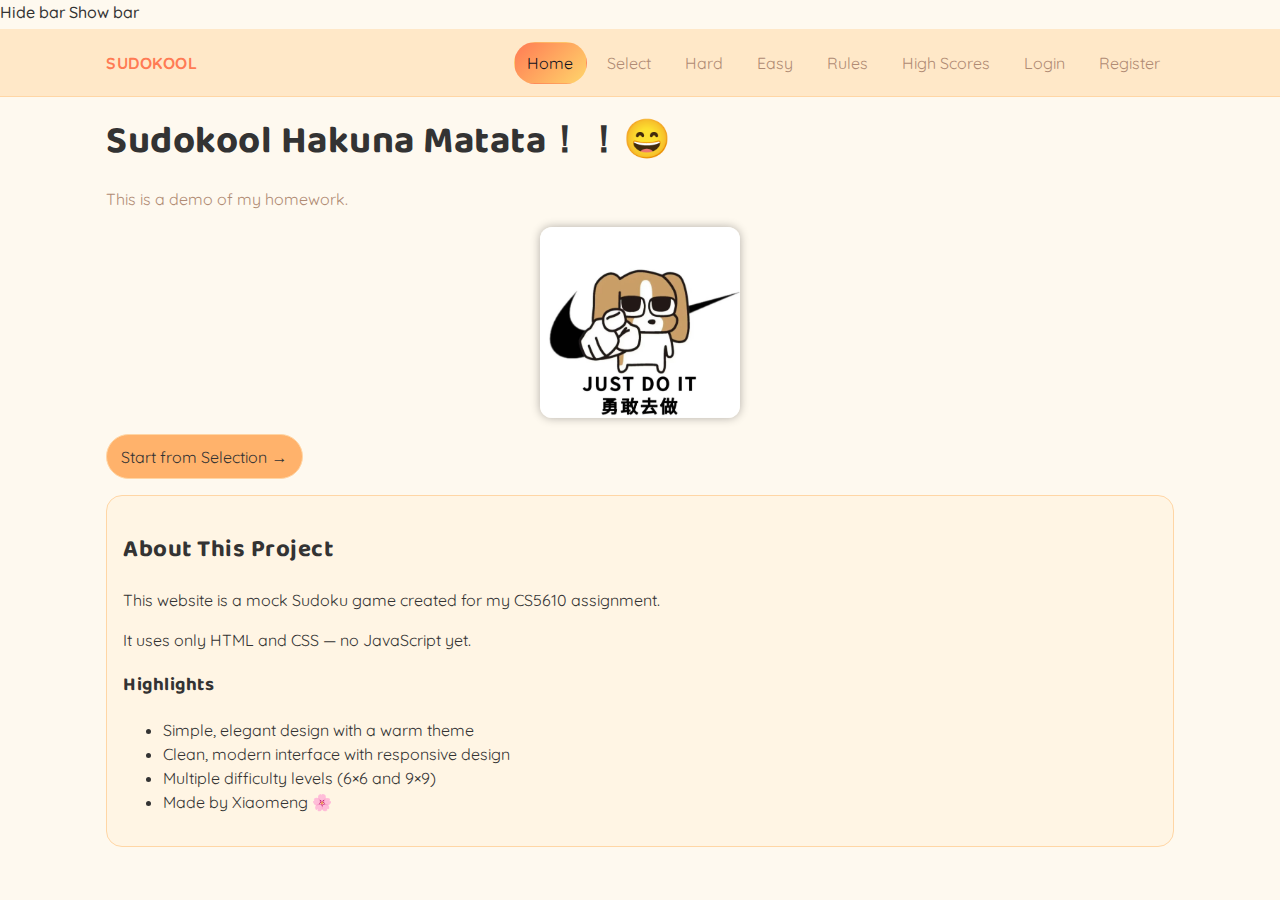
<file: index.html>
<!DOCTYPE html>
<html lang="en">
<head>
  <meta charset="UTF-8">
  <meta name="viewport" content="width=device-width, initial-scale=1">
  <title>Sudokool — Home</title>
  <link rel="stylesheet" href="css/common.css">
</head>
<body>

  <!-- Collapsible Navbar Toggle (No JS) -->
<input id="nav-compact" class="nav-compact-toggle" type="checkbox" hidden>

<label for="nav-compact" class="nav-toggle-btn" aria-label="Toggle navbar size">
  <span class="when-open">Hide bar</span>
  <span class="when-closed">Show bar</span>
</label>


  <!-- Navigation -->
  <header class="navbar">
    <div class="inner">
      <div class="brand">Sudokool</div>
      <nav class="nav">
        <a class="active" href="./">Home</a>
        <a href="selection/">Select</a>
        <a href="games/hard/">Hard</a>
        <a href="games/easy/">Easy</a>
        <a href="rules/">Rules</a>
        <a href="high-scores/">High Scores</a>
        <a href="login/">Login</a>
        <a href="register/">Register</a>
      </nav>
    </div>
  </header>

  <!-- Main Content -->
  <main class="container">
    <h1 class="h1">Sudokool Hakuna Matata！！😄</h1>
    <p class="muted">This is a demo of my homework.</p>
    
    <!-- Hero Image -->
    <div style="text-align: center; margin: 1rem 0;">
      <img 
        src="images/IMG_1318.png" 
        alt="Sudoku Grid Preview" 
        style="
          display: block; 
          margin: 1rem auto; 
          border-radius: 12px; 
          box-shadow: 0 0 10px rgba(0,0,0,0.3); 
          max-width: 200px;
        "
      >
    </div>

    <p>
      <a class="btn" href="selection/">Start from Selection →</a>
    </p>

    <div class="card" style="margin-top: 1rem">
      <h2>About This Project</h2>
      <p>This website is a mock Sudoku game created for my CS5610 assignment.</p>
      <p>It uses only HTML and CSS — no JavaScript yet.</p>
      
      <h3>Highlights</h3>
      <ul>
        <li>Simple, elegant design with a warm theme</li>
        <li>Clean, modern interface with responsive design</li>
        <li>Multiple difficulty levels (6×6 and 9×9)</li>
        <li>Made by Xiaomeng 🌸</li>
      </ul>
    </div>
  </main>
</body>
</html>
</file>
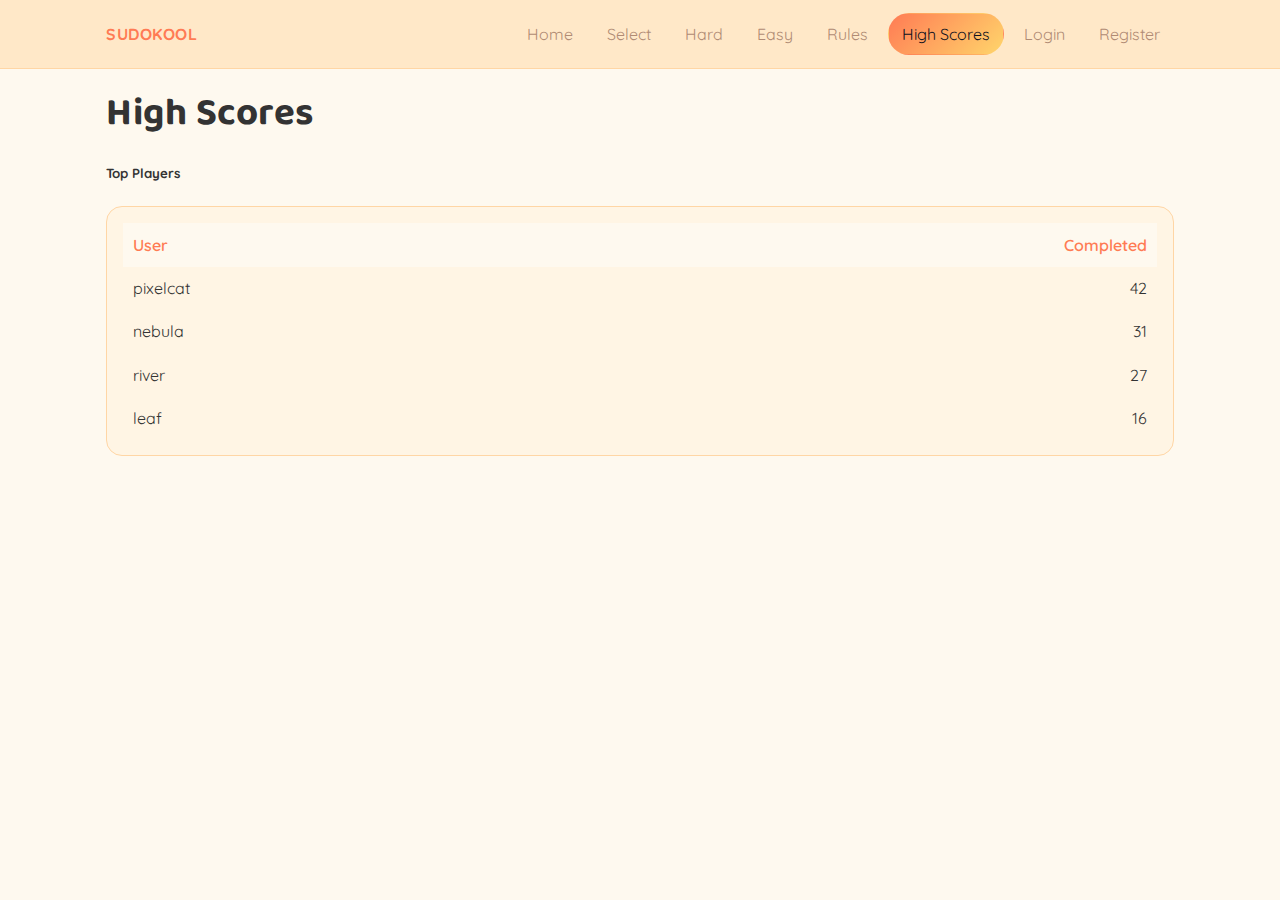
<file: high-scores/index.html>
<!DOCTYPE html>
<html lang="en">
<head>
  <meta charset="UTF-8">
  <meta name="viewport" content="width=device-width, initial-scale=1">
  <title>Sudokool — High Scores</title>
  <link rel="stylesheet" href="../css/common.css">
</head>
<body>
  <!-- Navigation -->
  <header class="navbar">
    <div class="inner">
      <div class="brand">Sudokool</div>
      <nav class="nav">
        <a href="../">Home</a>
        <a href="../selection/">Select</a>
        <a href="../games/hard/">Hard</a>
        <a href="../games/easy/">Easy</a>
        <a href="../rules/">Rules</a>
        <a class="active" href="./">High Scores</a>
        <a href="../login/">Login</a>
        <a href="../register/">Register</a>
      </nav>
    </div>
  </header>

  <!-- Main Content -->
  <main class="container">
    <h1 class="h1">High Scores</h1>
    <h5>Top Players</h5>
    
    <!-- Leaderboard Table -->
    <div class="card" style="overflow: auto">
      <table style="width: 100%; border-collapse: separate; border-spacing: 0">
        <thead>
          <tr>
            <th style="text-align: left; padding: 0.6rem">User</th>
            <th style="text-align: right; padding: 0.6rem">Completed</th>
          </tr>
        </thead>
        <tbody>
          <tr>
            <td style="padding: 0.6rem">pixelcat</td>
            <td style="text-align: right; padding: 0.6rem">42</td>
          </tr>
          <tr>
            <td style="padding: 0.6rem">nebula</td>
            <td style="text-align: right; padding: 0.6rem">31</td>
          </tr>
          <tr>
            <td style="padding: 0.6rem">river</td>
            <td style="text-align: right; padding: 0.6rem">27</td>
          </tr>
          <tr>
            <td style="padding: 0.6rem">leaf</td>
            <td style="text-align: right; padding: 0.6rem">16</td>
          </tr>
        </tbody>
      </table>
    </div>
  </main>
</body>
</html>
</file>
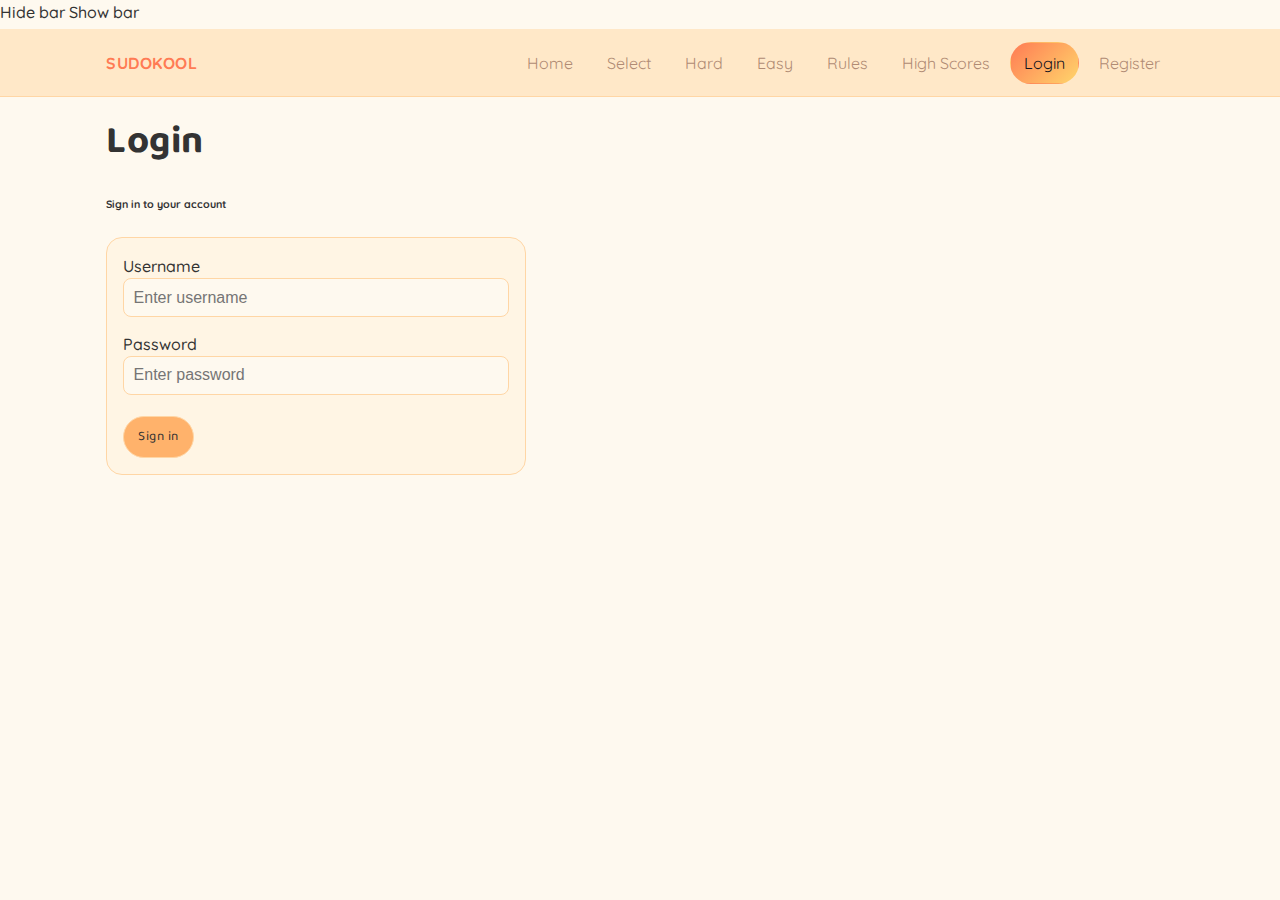
<file: login/index.html>
<!DOCTYPE html>
<html lang="en">
<head>
  <meta charset="UTF-8">
  <meta name="viewport" content="width=device-width, initial-scale=1">
  <title>Sudokool — Login</title>
  <link rel="stylesheet" href="../css/common.css">
</head>
<body>

  <!-- Collapsible Navbar Toggle (No JS) -->
<input id="nav-compact" class="nav-compact-toggle" type="checkbox" hidden>

<label for="nav-compact" class="nav-toggle-btn" aria-label="Toggle navbar size">
  <span class="when-open">Hide bar</span>
  <span class="when-closed">Show bar</span>
</label>


  <!-- Navigation -->
  <header class="navbar">
    <div class="inner">
      <div class="brand">Sudokool</div>
      <nav class="nav">
        <a href="../">Home</a>
        <a href="../selection/">Select</a>
        <a href="../games/hard/">Hard</a>
        <a href="../games/easy/">Easy</a>
        <a href="../rules/">Rules</a>
        <a href="../high-scores/">High Scores</a>
        <a class="active" href="./">Login</a>
        <a href="../register/">Register</a>
      </nav>
    </div>
  </header>

  <!-- Main Content -->
  <main class="container">
    <h1 class="h1">Login</h1>
    <h6>Sign in to your account</h6>
    
    <!-- Login Form -->
    <form class="card" style="max-width: 420px">
      <label>
        Username
        <input 
          class="input" 
          type="text" 
          placeholder="Enter username" 
          required 
        >
      </label>
      
      <div style="height: 0.6rem"></div>
      
      <label>
        Password
        <input 
          class="input" 
          type="password" 
          placeholder="Enter password" 
          required 
        >
      </label>
      
      <div style="height: 1rem"></div>
      
      <button class="btn" type="submit">Sign in</button>
    </form>
  </main>
</body>
</html>
</file>
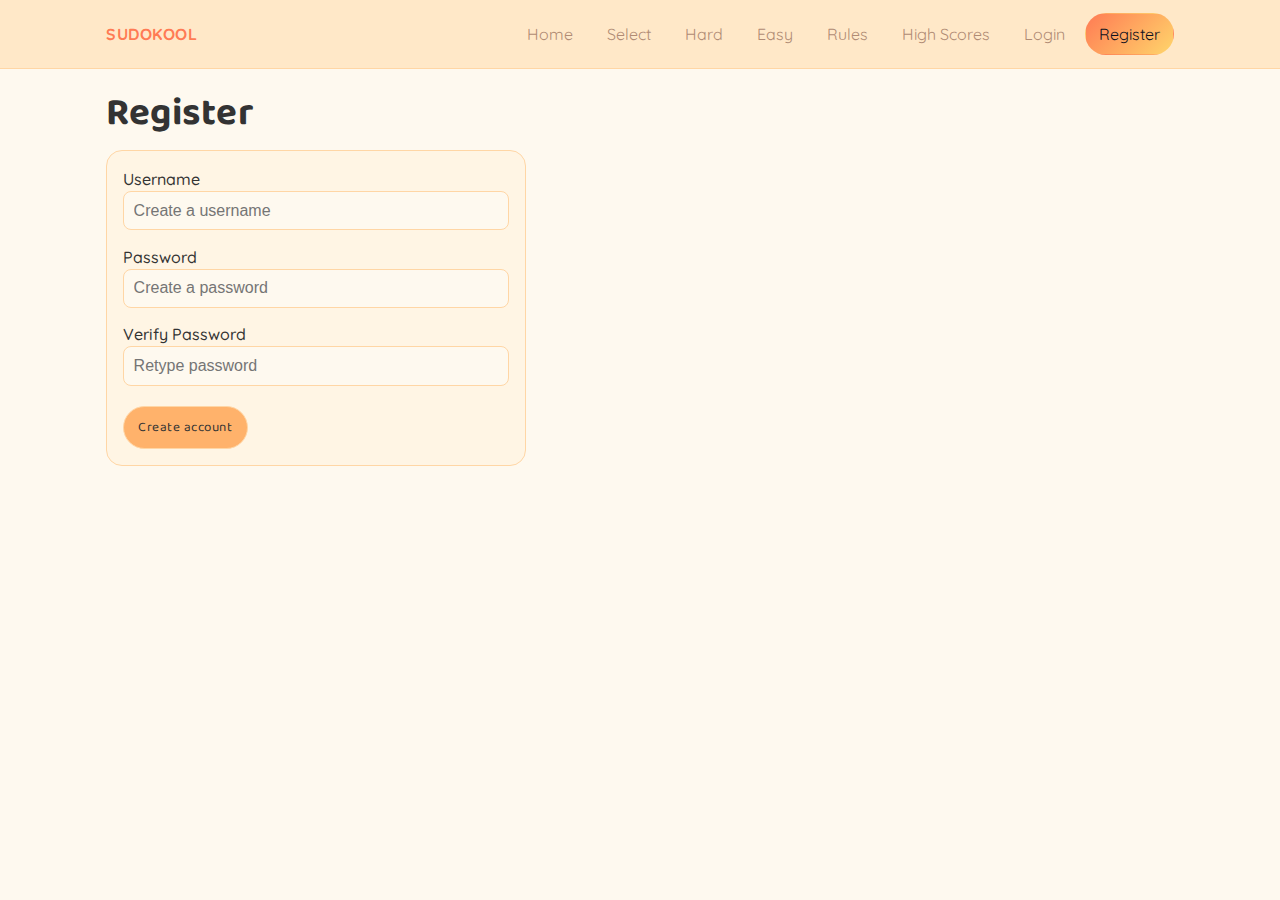
<file: register/index.html>
<!doctype html>
<html lang="en">
<head>
  <meta charset="UTF-8" />
  <meta name="viewport" content="width=device-width,initial-scale=1" />
  <title>Sudokool — Register</title>
  <link rel="stylesheet" href="../css/common.css" />
</head>
<body>
  <header class="navbar">
    <div class="inner">
      <div class="brand">Sudokool</div>
      <nav class="nav">
        <a href="../">Home</a>
        <a href="../selection/">Select</a>
        <a href="../games/hard/">Hard</a>
        <a href="../games/easy/">Easy</a>
        <a href="../rules/">Rules</a>
        <a href="../high-scores/">High Scores</a>
        <a href="../login/">Login</a>
        <a class="active" href="./">Register</a>
      </nav>
    </div>
  </header>

  <main class="container">
    <h1 class="h1">Register</h1>
    <form class="card" style="max-width:420px">
      <label>Username
        <input class="input" type="text" placeholder="Create a username" required />
      </label>
      <div style="height:.6rem"></div>
      <label>Password
        <input class="input" type="password" placeholder="Create a password" required />
      </label>
      <div style="height:.6rem"></div>
      <label>Verify Password
        <input class="input" type="password" placeholder="Retype password" required />
      </label>
      <div style="height:1rem"></div>
      <button class="btn" type="submit">Create account</button>
    </form>
  </main>
</body>
</html>
</file>
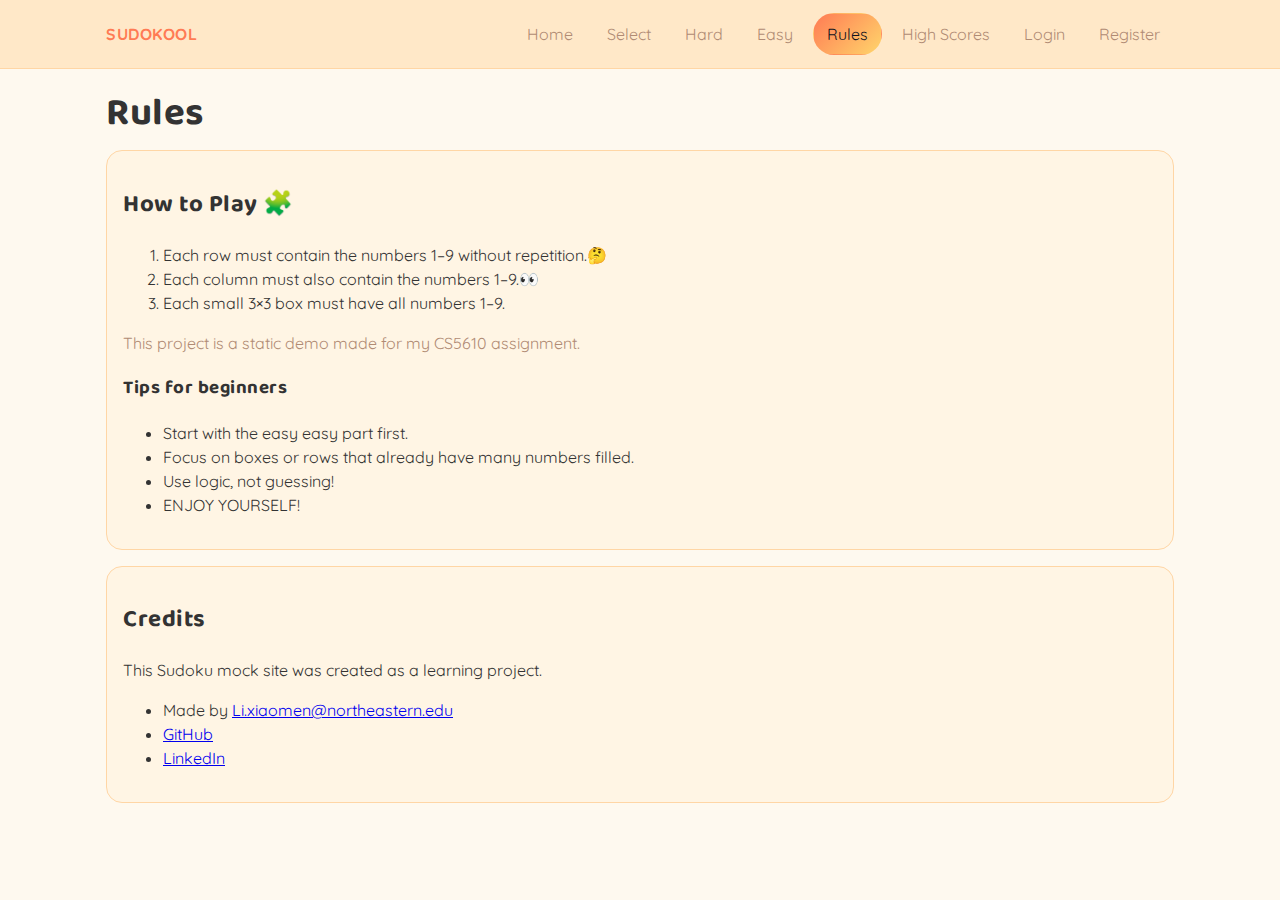
<file: rules/index.html>
<!DOCTYPE html>
<html lang="en">
<head>
  <meta charset="UTF-8">
  <meta name="viewport" content="width=device-width, initial-scale=1">
  <title>Sudokool — Rules</title>
  <link rel="stylesheet" href="../css/common.css">
</head>
<body>
  <!-- Navigation -->
  <header class="navbar">
    <div class="inner">
      <div class="brand">Sudokool</div>
      <nav class="nav">
        <a href="../">Home</a>
        <a href="../selection/">Select</a>
        <a href="../games/hard/">Hard</a>
        <a href="../games/easy/">Easy</a>
        <a class="active" href="./">Rules</a>
        <a href="../high-scores/">High Scores</a>
        <a href="../login/">Login</a>
        <a href="../register/">Register</a>
      </nav>
    </div>
  </header>

  <!-- Main Content -->
  <main class="container">
    <h1 class="h1">Rules</h1>
    
    <!-- Game Rules -->
    <div class="card">
      <h2>How to Play 🧩</h2>
      <ol>
        <li>Each row must contain the numbers 1–9 without repetition.🤔</li>
        <li>Each column must also contain the numbers 1–9.👀</li>
        <li>Each small 3×3 box must have all numbers 1–9.</li>
      </ol>
      <p class="muted">This project is a static demo made for my CS5610 assignment.</p>
      
      <h3>Tips for beginners</h3>
      <ul>
        <li>Start with the easy easy part first.</li>
        <li>Focus on boxes or rows that already have many numbers filled.</li>
        <li>Use logic, not guessing!</li>
        <li>ENJOY YOURSELF!</li>
      </ul>
    </div>

    <!-- Credits -->
    <div class="card" style="margin-top: 1rem">
      <h2>Credits</h2>
      <p>This Sudoku mock site was created as a learning project.</p>
      <ul>
        <li>Made by <a href="mailto:Li.xiaomen@northeastern.edu">Li.xiaomen@northeastern.edu</a></li>
        <li><a href="https://github.com/lanselylee/CS5610" target="_blank">GitHub</a></li>
        <li><a href="https://www.linkedin.com/in/xiaomeng-li-70730a331/" target="_blank">LinkedIn</a></li>
      </ul>
    </div>
  </main>
</body>
</html>
</file>
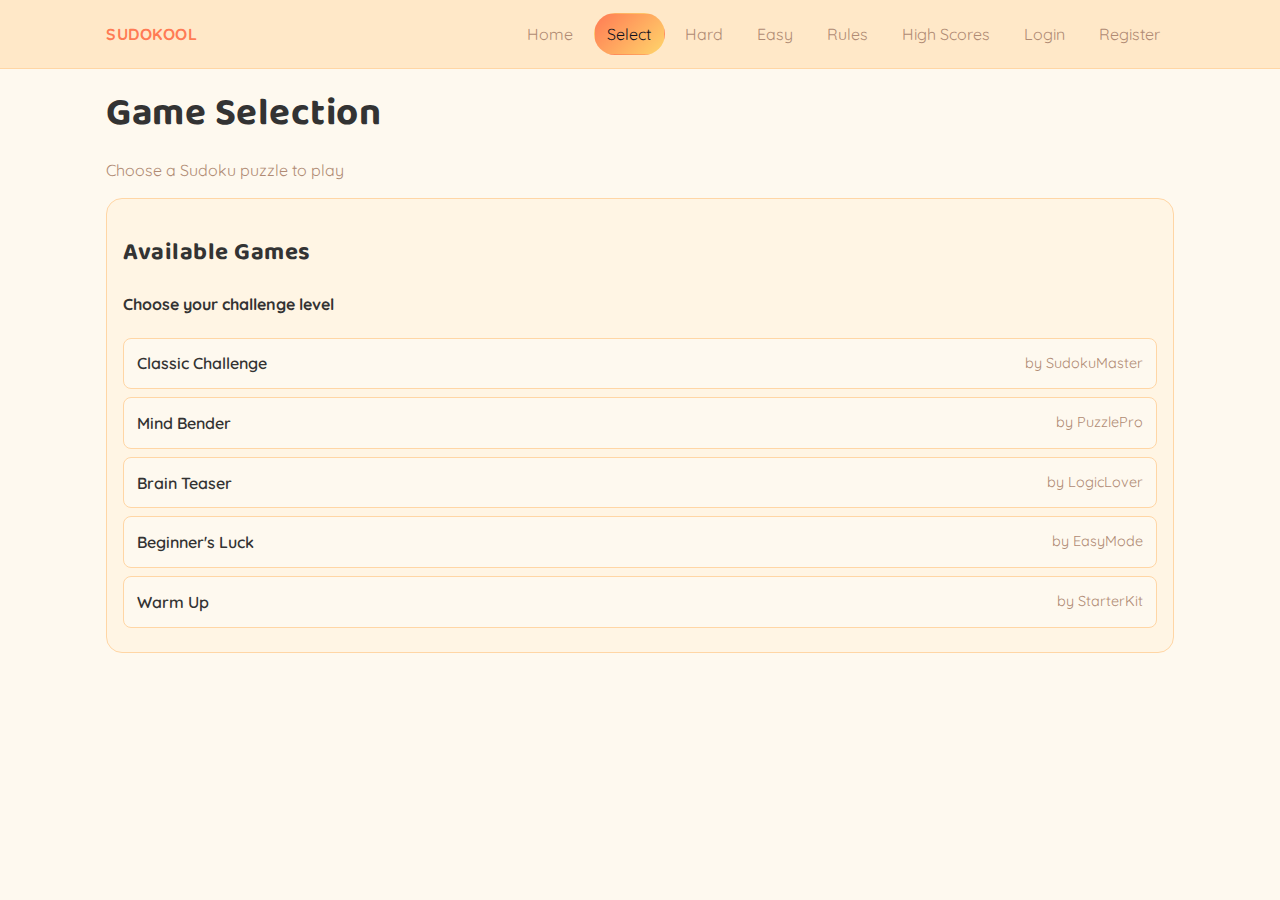
<file: selection/index.html>
<!DOCTYPE html>
<html lang="en">
<head>
  <meta charset="UTF-8">
  <meta name="viewport" content="width=device-width, initial-scale=1">
  <title>Sudokool — Game Selection</title>
  <link rel="stylesheet" href="../css/common.css">
</head>
<body>
  <!-- Navigation -->
  <header class="navbar">
    <div class="inner">
      <div class="brand">Sudokool</div>
      <nav class="nav">
        <a href="../">Home</a>
        <a class="active" href="./">Select</a>
        <a href="../games/hard/">Hard</a>
        <a href="../games/easy/">Easy</a>
        <a href="../rules/">Rules</a>
        <a href="../high-scores/">High Scores</a>
        <a href="../login/">Login</a>
        <a href="../register/">Register</a>
      </nav>
    </div>
  </header>

  <!-- Main Content -->
  <main class="container">
    <h1 class="h1">Game Selection</h1>
    <p class="muted">Choose a Sudoku puzzle to play</p>

    <div class="card">
      <h2>Available Games</h2>
      <h4>Choose your challenge level</h4>
      
      <ul class="game-list">
        <li>
          <a href="../games/hard/" class="game-link">
            <span class="game-title">Classic Challenge</span>
            <span class="game-author">by SudokuMaster</span>
          </a>
        </li>
        <li>
          <a href="../games/hard/" class="game-link">
            <span class="game-title">Mind Bender</span>
            <span class="game-author">by PuzzlePro</span>
          </a>
        </li>
        <li>
          <a href="../games/hard/" class="game-link">
            <span class="game-title">Brain Teaser</span>
            <span class="game-author">by LogicLover</span>
          </a>
        </li>
        <li>
          <a href="../games/easy/" class="game-link">
            <span class="game-title">Beginner's Luck</span>
            <span class="game-author">by EasyMode</span>
          </a>
        </li>
        <li>
          <a href="../games/easy/" class="game-link">
            <span class="game-title">Warm Up</span>
            <span class="game-author">by StarterKit</span>
          </a>
        </li>
      </ul>
    </div>
  </main>
</body>
</html>
</file>
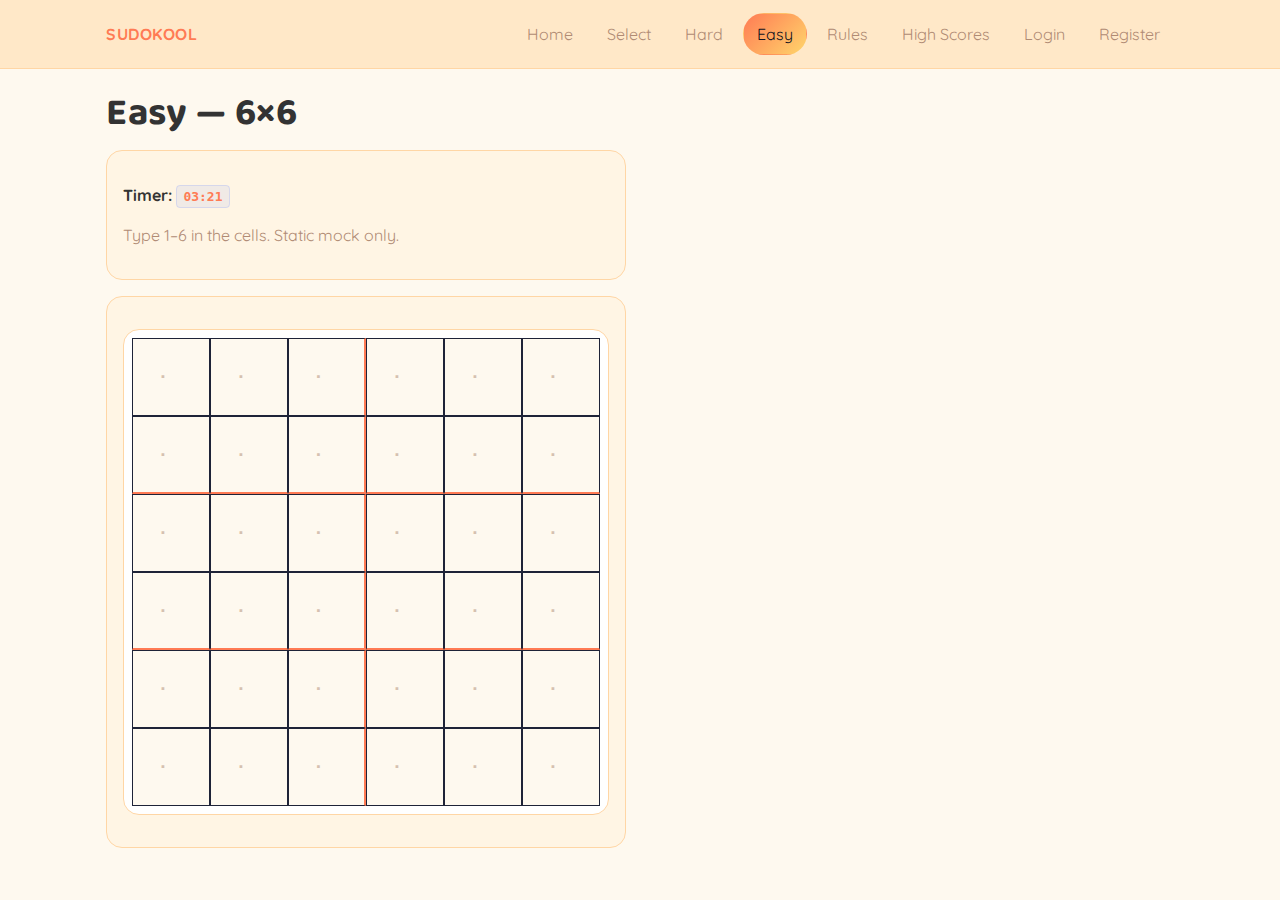
<file: games/easy/index.html>
<!DOCTYPE html>
<html lang="en">
<head>
  <meta charset="UTF-8">
  <meta name="viewport" content="width=device-width, initial-scale=1">
  <title>Sudokool — Easy (6×6)</title>
  <link rel="stylesheet" href="../../css/common.css">
</head>
<body>
  <!-- Navigation -->
  <header class="navbar">
    <div class="inner">
      <div class="brand">Sudokool</div>
      <nav class="nav">
        <a href="../../">Home</a>
        <a href="../../selection/">Select</a>
        <a href="../hard/">Hard</a>
        <a class="active" href="./">Easy</a>
        <a href="../../rules/">Rules</a>
        <a href="../../high-scores/">High Scores</a>
        <a href="../../login/">Login</a>
        <a href="../../register/">Register</a>
      </nav>
    </div>
  </header>

  <!-- Main Content -->
  <main class="container">
    <h1 class="h1">Easy — 6×6</h1>
    
    <!-- Game Info -->
    <div class="card" style="max-width: 520px">
      <p>
        <strong>Timer:</strong> 
        <span class="timer">03:21</span>
      </p>
      <p class="muted">Type 1–6 in the cells. Static mock only.</p>
    </div>

    <!-- Sudoku Grid -->
    <div class="card" style="margin-top: 1rem; max-width: 520px">
      <div class="grid grid-6" id="board6">
        <!-- Row 1 -->
        <div class="cell"><input type="number" min="1" max="6" placeholder="·"></div>
        <div class="cell"><input type="number" min="1" max="6" placeholder="·"></div>
        <div class="cell"><input type="number" min="1" max="6" placeholder="·"></div>
        <div class="cell"><input type="number" min="1" max="6" placeholder="·"></div>
        <div class="cell"><input type="number" min="1" max="6" placeholder="·"></div>
        <div class="cell"><input type="number" min="1" max="6" placeholder="·"></div>

        <!-- Row 2 -->
        <div class="cell"><input type="number" min="1" max="6" placeholder="·"></div>
        <div class="cell"><input type="number" min="1" max="6" placeholder="·"></div>
        <div class="cell"><input type="number" min="1" max="6" placeholder="·"></div>
        <div class="cell"><input type="number" min="1" max="6" placeholder="·"></div>
        <div class="cell"><input type="number" min="1" max="6" placeholder="·"></div>
        <div class="cell"><input type="number" min="1" max="6" placeholder="·"></div>

        <!-- Row 3 -->
        <div class="cell"><input type="number" min="1" max="6" placeholder="·"></div>
        <div class="cell"><input type="number" min="1" max="6" placeholder="·"></div>
        <div class="cell"><input type="number" min="1" max="6" placeholder="·"></div>
        <div class="cell"><input type="number" min="1" max="6" placeholder="·"></div>
        <div class="cell"><input type="number" min="1" max="6" placeholder="·"></div>
        <div class="cell"><input type="number" min="1" max="6" placeholder="·"></div>

        <!-- Row 4 -->
        <div class="cell"><input type="number" min="1" max="6" placeholder="·"></div>
        <div class="cell"><input type="number" min="1" max="6" placeholder="·"></div>
        <div class="cell"><input type="number" min="1" max="6" placeholder="·"></div>
        <div class="cell"><input type="number" min="1" max="6" placeholder="·"></div>
        <div class="cell"><input type="number" min="1" max="6" placeholder="·"></div>
        <div class="cell"><input type="number" min="1" max="6" placeholder="·"></div>

        <!-- Row 5 -->
        <div class="cell"><input type="number" min="1" max="6" placeholder="·"></div>
        <div class="cell"><input type="number" min="1" max="6" placeholder="·"></div>
        <div class="cell"><input type="number" min="1" max="6" placeholder="·"></div>
        <div class="cell"><input type="number" min="1" max="6" placeholder="·"></div>
        <div class="cell"><input type="number" min="1" max="6" placeholder="·"></div>
        <div class="cell"><input type="number" min="1" max="6" placeholder="·"></div>

        <!-- Row 6 -->
        <div class="cell"><input type="number" min="1" max="6" placeholder="·"></div>
        <div class="cell"><input type="number" min="1" max="6" placeholder="·"></div>
        <div class="cell"><input type="number" min="1" max="6" placeholder="·"></div>
        <div class="cell"><input type="number" min="1" max="6" placeholder="·"></div>
        <div class="cell"><input type="number" min="1" max="6" placeholder="·"></div>
        <div class="cell"><input type="number" min="1" max="6" placeholder="·"></div>
      </div>
    </div>
  </main>
</body>
</html>
</file>
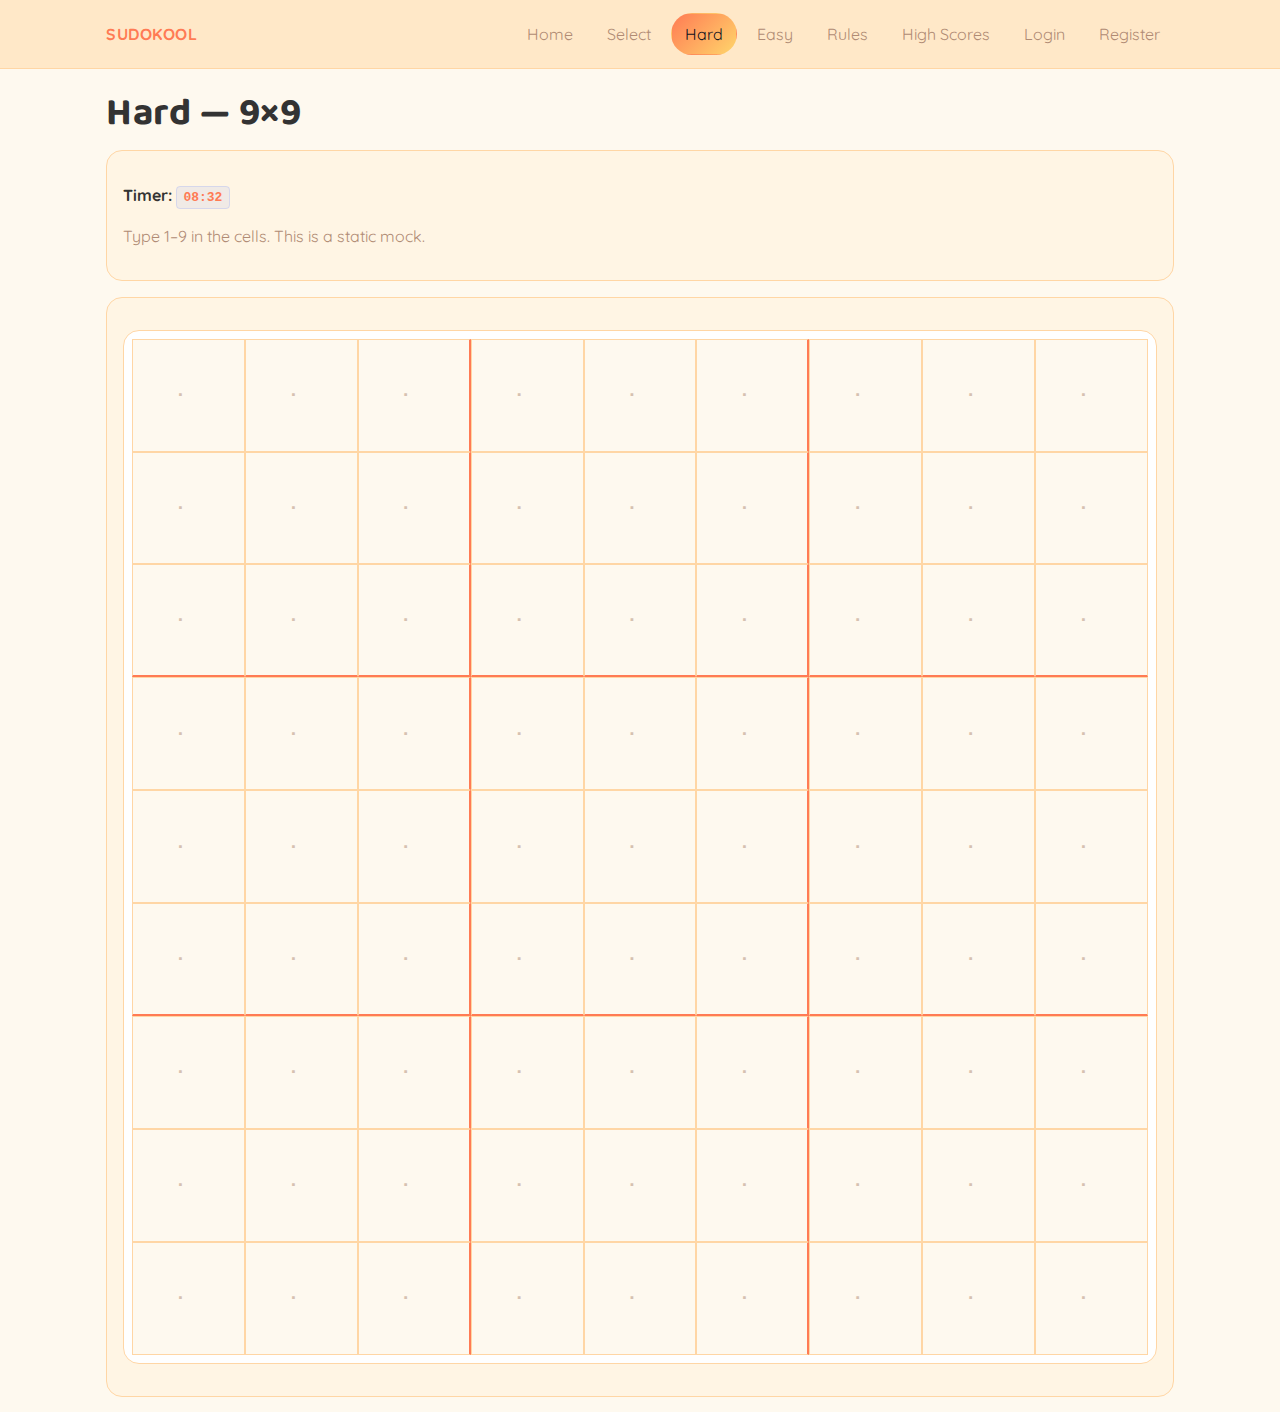
<file: games/hard/index.html>
<!DOCTYPE html>
<html lang="en">
<head>
  <meta charset="UTF-8">
  <meta name="viewport" content="width=device-width, initial-scale=1">
  <title>Sudokool — Hard (9×9)</title>
  <link rel="stylesheet" href="../../css/common.css">
</head>
<body>
  <!-- Navigation -->
  <header class="navbar">
    <div class="inner">
      <div class="brand">Sudokool</div>
      <nav class="nav">
        <a href="../../">Home</a>
        <a href="../../selection/">Select</a>
        <a class="active" href="./">Hard</a>
        <a href="../easy/">Easy</a>
        <a href="../../rules/">Rules</a>
        <a href="../../high-scores/">High Scores</a>
        <a href="../../login/">Login</a>
        <a href="../../register/">Register</a>
      </nav>
    </div>
  </header>

  <!-- Main Content -->
  <main class="container">
    <h1 class="h1">Hard — 9×9</h1>

    <!-- Game Info -->
    <div class="row">
      <div class="card" style="flex: 1; min-width: 280px">
        <p>
          <strong>Timer:</strong>
          <span class="timer">08:32</span>
        </p>
        <p class="muted">Type 1–9 in the cells. This is a static mock.</p>
      </div>
    </div>

    <!-- Sudoku Grid -->
    <div class="card" style="margin-top: 1rem">
      <div class="grid grid-9" id="board9">
        <!-- Row 1 -->
        <div class="cell"><input type="number" min="1" max="9" placeholder="·"></div>
        <div class="cell"><input type="number" min="1" max="9" placeholder="·"></div>
        <div class="cell"><input type="number" min="1" max="9" placeholder="·"></div>
        <div class="cell"><input type="number" min="1" max="9" placeholder="·"></div>
        <div class="cell"><input type="number" min="1" max="9" placeholder="·"></div>
        <div class="cell"><input type="number" min="1" max="9" placeholder="·"></div>
        <div class="cell"><input type="number" min="1" max="9" placeholder="·"></div>
        <div class="cell"><input type="number" min="1" max="9" placeholder="·"></div>
        <div class="cell"><input type="number" min="1" max="9" placeholder="·"></div>

        <!-- Row 2 -->
        <div class="cell"><input type="number" min="1" max="9" placeholder="·"></div>
        <div class="cell"><input type="number" min="1" max="9" placeholder="·"></div>
        <div class="cell"><input type="number" min="1" max="9" placeholder="·"></div>
        <div class="cell"><input type="number" min="1" max="9" placeholder="·"></div>
        <div class="cell"><input type="number" min="1" max="9" placeholder="·"></div>
        <div class="cell"><input type="number" min="1" max="9" placeholder="·"></div>
        <div class="cell"><input type="number" min="1" max="9" placeholder="·"></div>
        <div class="cell"><input type="number" min="1" max="9" placeholder="·"></div>
        <div class="cell"><input type="number" min="1" max="9" placeholder="·"></div>

        <!-- Row 3 -->
        <div class="cell"><input type="number" min="1" max="9" placeholder="·"></div>
        <div class="cell"><input type="number" min="1" max="9" placeholder="·"></div>
        <div class="cell"><input type="number" min="1" max="9" placeholder="·"></div>
        <div class="cell"><input type="number" min="1" max="9" placeholder="·"></div>
        <div class="cell"><input type="number" min="1" max="9" placeholder="·"></div>
        <div class="cell"><input type="number" min="1" max="9" placeholder="·"></div>
        <div class="cell"><input type="number" min="1" max="9" placeholder="·"></div>
        <div class="cell"><input type="number" min="1" max="9" placeholder="·"></div>
        <div class="cell"><input type="number" min="1" max="9" placeholder="·"></div>

        <!-- Row 4 -->
        <div class="cell"><input type="number" min="1" max="9" placeholder="·"></div>
        <div class="cell"><input type="number" min="1" max="9" placeholder="·"></div>
        <div class="cell"><input type="number" min="1" max="9" placeholder="·"></div>
        <div class="cell"><input type="number" min="1" max="9" placeholder="·"></div>
        <div class="cell"><input type="number" min="1" max="9" placeholder="·"></div>
        <div class="cell"><input type="number" min="1" max="9" placeholder="·"></div>
        <div class="cell"><input type="number" min="1" max="9" placeholder="·"></div>
        <div class="cell"><input type="number" min="1" max="9" placeholder="·"></div>
        <div class="cell"><input type="number" min="1" max="9" placeholder="·"></div>

        <!-- Row 5 -->
        <div class="cell"><input type="number" min="1" max="9" placeholder="·"></div>
        <div class="cell"><input type="number" min="1" max="9" placeholder="·"></div>
        <div class="cell"><input type="number" min="1" max="9" placeholder="·"></div>
        <div class="cell"><input type="number" min="1" max="9" placeholder="·"></div>
        <div class="cell"><input type="number" min="1" max="9" placeholder="·"></div>
        <div class="cell"><input type="number" min="1" max="9" placeholder="·"></div>
        <div class="cell"><input type="number" min="1" max="9" placeholder="·"></div>
        <div class="cell"><input type="number" min="1" max="9" placeholder="·"></div>
        <div class="cell"><input type="number" min="1" max="9" placeholder="·"></div>

        <!-- Row 6 -->
        <div class="cell"><input type="number" min="1" max="9" placeholder="·"></div>
        <div class="cell"><input type="number" min="1" max="9" placeholder="·"></div>
        <div class="cell"><input type="number" min="1" max="9" placeholder="·"></div>
        <div class="cell"><input type="number" min="1" max="9" placeholder="·"></div>
        <div class="cell"><input type="number" min="1" max="9" placeholder="·"></div>
        <div class="cell"><input type="number" min="1" max="9" placeholder="·"></div>
        <div class="cell"><input type="number" min="1" max="9" placeholder="·"></div>
        <div class="cell"><input type="number" min="1" max="9" placeholder="·"></div>
        <div class="cell"><input type="number" min="1" max="9" placeholder="·"></div>

        <!-- Row 7 -->
        <div class="cell"><input type="number" min="1" max="9" placeholder="·"></div>
        <div class="cell"><input type="number" min="1" max="9" placeholder="·"></div>
        <div class="cell"><input type="number" min="1" max="9" placeholder="·"></div>
        <div class="cell"><input type="number" min="1" max="9" placeholder="·"></div>
        <div class="cell"><input type="number" min="1" max="9" placeholder="·"></div>
        <div class="cell"><input type="number" min="1" max="9" placeholder="·"></div>
        <div class="cell"><input type="number" min="1" max="9" placeholder="·"></div>
        <div class="cell"><input type="number" min="1" max="9" placeholder="·"></div>
        <div class="cell"><input type="number" min="1" max="9" placeholder="·"></div>

        <!-- Row 8 -->
        <div class="cell"><input type="number" min="1" max="9" placeholder="·"></div>
        <div class="cell"><input type="number" min="1" max="9" placeholder="·"></div>
        <div class="cell"><input type="number" min="1" max="9" placeholder="·"></div>
        <div class="cell"><input type="number" min="1" max="9" placeholder="·"></div>
        <div class="cell"><input type="number" min="1" max="9" placeholder="·"></div>
        <div class="cell"><input type="number" min="1" max="9" placeholder="·"></div>
        <div class="cell"><input type="number" min="1" max="9" placeholder="·"></div>
        <div class="cell"><input type="number" min="1" max="9" placeholder="·"></div>
        <div class="cell"><input type="number" min="1" max="9" placeholder="·"></div>

        <!-- Row 9 -->
        <div class="cell"><input type="number" min="1" max="9" placeholder="·"></div>
        <div class="cell"><input type="number" min="1" max="9" placeholder="·"></div>
        <div class="cell"><input type="number" min="1" max="9" placeholder="·"></div>
        <div class="cell"><input type="number" min="1" max="9" placeholder="·"></div>
        <div class="cell"><input type="number" min="1" max="9" placeholder="·"></div>
        <div class="cell"><input type="number" min="1" max="9" placeholder="·"></div>
        <div class="cell"><input type="number" min="1" max="9" placeholder="·"></div>
        <div class="cell"><input type="number" min="1" max="9" placeholder="·"></div>
        <div class="cell"><input type="number" min="1" max="9" placeholder="·"></div>
      </div>
    </div>
  </main>
</body>
</html>
</file>
<file: css/common.css>
@import url('https://fonts.googleapis.com/css2?family=Baloo+2:wght@400;600;700&family=Quicksand:wght@400;600&display=swap');

html, body {
  font-family: 'Quicksand', sans-serif;
}

h1, h2, h3, button, .title {
  font-family: 'Baloo 2', cursive;
  letter-spacing: 0.5px;
}


:root {
  --bg: #fef9ef;
  --panel: #ffffff;
  --text: #333333;
  --muted: #b08b74;
  --brand: #ff7b54;
  --brand2: #ffd56b;
  --border: #ffd6a5;
  --radius: 16px;
}

* {
  box-sizing: border-box;
}

html,
body {
  height: 100%;
}

body {
  
  margin: 0;
  background: var(--bg);
  color: var(--text);
  line-height: 1.5;

  
}

.container {
  max-width: 1100px;
  margin: 0 auto;
  padding: 1rem;
}

.h1 {
  font-size: clamp(1.6rem, 2vw + 1rem, 2.4rem);
  margin: 0 0 0.5rem;
}

.muted {
  color: var(--muted);
}

.card {
  background: #fff5e4;
  border: 1px solid #ffd6a5;
  border-radius: var(--radius);
  padding: 1rem;
}

.btn {
  display: inline-block;
  text-decoration: none;
  color: var(--text);
  padding: 0.6rem 0.9rem;
  border: 1px solid var(--border);
  border-radius: 999px;
  background: #ffb26b;
  transition: transform 0.15s, box-shadow 0.2s, border-color 0.2s;
}

.btn:hover {
  transform: translateY(-1px);
  box-shadow: 0 8px 18px rgba(255, 184, 77, 0.3);
  border-color: var(--brand);
}
/* ===== Navigation ===== */
.navbar {
  position: sticky;
  top: 0;
  z-index: 10;
  backdrop-filter: blur(8px);
  background: #ffe8c8;
  border-bottom: 1px solid var(--border);
}

.navbar .inner {
  display: flex;
  align-items: center;
  gap: 0.8rem;
  padding: 0.8rem 1rem;
  max-width: 1100px;
  margin: 0 auto;
}

.brand {
  font-weight: 800;
  letter-spacing: 0.5px;
  text-transform: uppercase;
  font-size: 1rem;
  color: var(--brand);
}

.nav {
  display: flex;
  gap: 0.4rem;
  margin-left: auto;
  flex-wrap: wrap;
}

.nav a {
  padding: 0.5rem 0.8rem;
  border-radius: 999px;
  text-decoration: none;
  color: var(--muted);
  border: 1px solid transparent;
  transition: transform 0.15s, background 0.2s, color 0.2s, border-color 0.2s;
}

.nav a:hover {
  transform: translateY(-1px);
  color: var(--text);
  background: rgba(255, 171, 92, 0.1);
  border-color: rgba(255, 171, 92, 0.25);
}

.nav a.active {
  color: #0f1220;
  background: linear-gradient(135deg, var(--brand), var(--brand2));
}

main {
  padding: calc(64px + 1.2rem) 1rem 4rem;
}
/* ===== Mobile Responsive ===== */
@media (max-width: 600px) {
  .navbar {
    position: fixed;
    top: auto;
    bottom: 0;
    border-bottom: none;
    border-top: 1px solid var(--border);
    background: var(--panel);
    width: 100%;
  }

  main {
    padding: 1rem 1rem 120px; 
  }
}

/* ===== 6×6 Grid ===== */
.grid-6 {
  grid-template-columns: repeat(6, minmax(36px, 1fr));
}

.grid-6 .cell {
  border: 1px solid #1e2338;
}

.grid-6 .cell:nth-child(6n+3) {
  border-right: 2px solid var(--brand);
}

.grid-6 .cell:nth-child(n+7):nth-child(-n+12),
.grid-6 .cell:nth-child(n+19):nth-child(-n+24) {
  border-bottom: 2px solid var(--brand);
}

@media (max-width: 600px) {
  .grid-6 {
    grid-template-columns: repeat(6, minmax(44px, 1fr));
  }
}

/* ===== Grid Layouts ===== */
.grid {
  display: grid;
  gap: 0;
  background: var(--panel);
  border: 1px solid var(--border);
  border-radius: var(--radius);
  padding: 0.5rem;
  margin: 1rem 0;
}

.grid-9 {
  grid-template-columns: repeat(9, minmax(40px, 1fr));
}

/* ===== Cell Styling ===== */
.cell {
  aspect-ratio: 1/1;
  display: flex;
  align-items: center;
  justify-content: center;
  background: var(--bg);
  border: 1px solid var(--border);
}

.cell input {
  width: 100%;
  height: 100%;
  border: none;
  background: transparent;
  text-align: center;
  font-size: 1.2rem;
  font-weight: 600;
  color: var(--text);
  outline: none;
  transition: background 0.2s;
}

.cell input:focus {
  background: rgba(108, 140, 255, 0.1);
}

.cell input::placeholder {
  color: var(--muted);
  opacity: 0.5;
}

/* ===== 9×9 Grid Subgrid Borders ===== */
.grid-9 .cell:nth-child(9n+3),
.grid-9 .cell:nth-child(9n+6) {
  border-right: 2px solid var(--brand);
}

.grid-9 .cell:nth-child(n+19):nth-child(-n+27),
.grid-9 .cell:nth-child(n+46):nth-child(-n+54) {
  border-bottom: 2px solid var(--brand);
}

/* ===== Form Styling ===== */
.input {
  width: 100%;
  padding: 0.6rem;
  border: 1px solid var(--border);
  border-radius: 8px;
  background: var(--bg);
  color: var(--text);
  font-size: 1rem;
  transition: border-color 0.2s, box-shadow 0.2s;
}

.input:focus {
  outline: none;
  border-color: var(--brand);
  box-shadow: 0 0 0 3px rgba(108, 140, 255, 0.1);
}

label {
  display: block;
  margin-bottom: 0.3rem;
  font-weight: 500;
  color: var(--text);
}

/* ===== Game List Styling ===== */
.game-list {
  list-style: none;
  padding: 0;
  margin: 0;
}

.game-list li {
  margin-bottom: 0.5rem;
}

.game-link {
  display: flex;
  justify-content: space-between;
  align-items: center;
  padding: 0.8rem;
  border: 1px solid var(--border);
  border-radius: 8px;
  text-decoration: none;
  color: var(--text);
  background: var(--bg);
  transition: transform 0.15s, border-color 0.2s, background 0.2s;
}

.game-link:hover {
  transform: translateY(-1px);
  border-color: var(--brand);
  background: rgba(108, 140, 255, 0.05);
}

.game-title {
  font-weight: 600;
}

.game-author {
  color: var(--muted);
  font-size: 0.9rem;
}

/* ===== Timer Styling ===== */
.timer {
  font-family: monospace;
  font-weight: 600;
  color: var(--brand);
  background: rgba(108, 140, 255, 0.1);
  padding: 0.2rem 0.4rem;
  border-radius: 4px;
  border: 1px solid rgba(108, 140, 255, 0.2);
}

/* ===== Table Styling ===== */
table {
  border-collapse: separate;
  border-spacing: 0;
}

th {
  background: var(--bg);
  font-weight: 600;
  color: var(--brand);
}

tr:hover {
  background: rgba(108, 140, 255, 0.05);
}

tr:hover td {
  border-color: rgba(108, 140, 255, 0.2);
}

/* ===== Row Layout ===== */
.row {
  display: flex;
  gap: 1rem;
  flex-wrap: wrap;
}

/* ===== Additional Mobile Responsive ===== */
@media (max-width: 600px) {
  .grid-9 { grid-template-columns: repeat(9, minmax(32px, 1fr)); }
  .cell input { font-size: 1rem; }

  .game-link {
    flex-direction: column;
    align-items: flex-start;
    gap: 0.3rem;
  }

  .row { flex-direction: column; }
}

/* ===== Collapsible Navbar Toggle (Mobile only) ===== */
@media (max-width: 600px) {
 
  .nav-toggle-btn {
    position: fixed;
    bottom: 80px;             
    right: 1rem;
    background: linear-gradient(135deg, var(--brand), var(--brand2));
    color: #fff;
    padding: 0.4rem 0.8rem;
    border-radius: 999px;
    font-size: 0.85rem;
    cursor: pointer;
    box-shadow: 0 4px 10px rgba(0, 0, 0, 0.15);
    z-index: 999;
    transition: opacity .3s, transform .2s;
  }


  .nav-toggle-btn .when-closed { display: none; }
  #nav-compact:checked ~ .nav-toggle-btn .when-open { display: none; }
  #nav-compact:checked ~ .nav-toggle-btn .when-closed { display: inline; }


  header.navbar { transition: transform .3s ease, opacity .3s ease; }
  #nav-compact:checked ~ header.navbar {
    transform: translateY(80%); 
    opacity: .5;
  }
}
</file>
